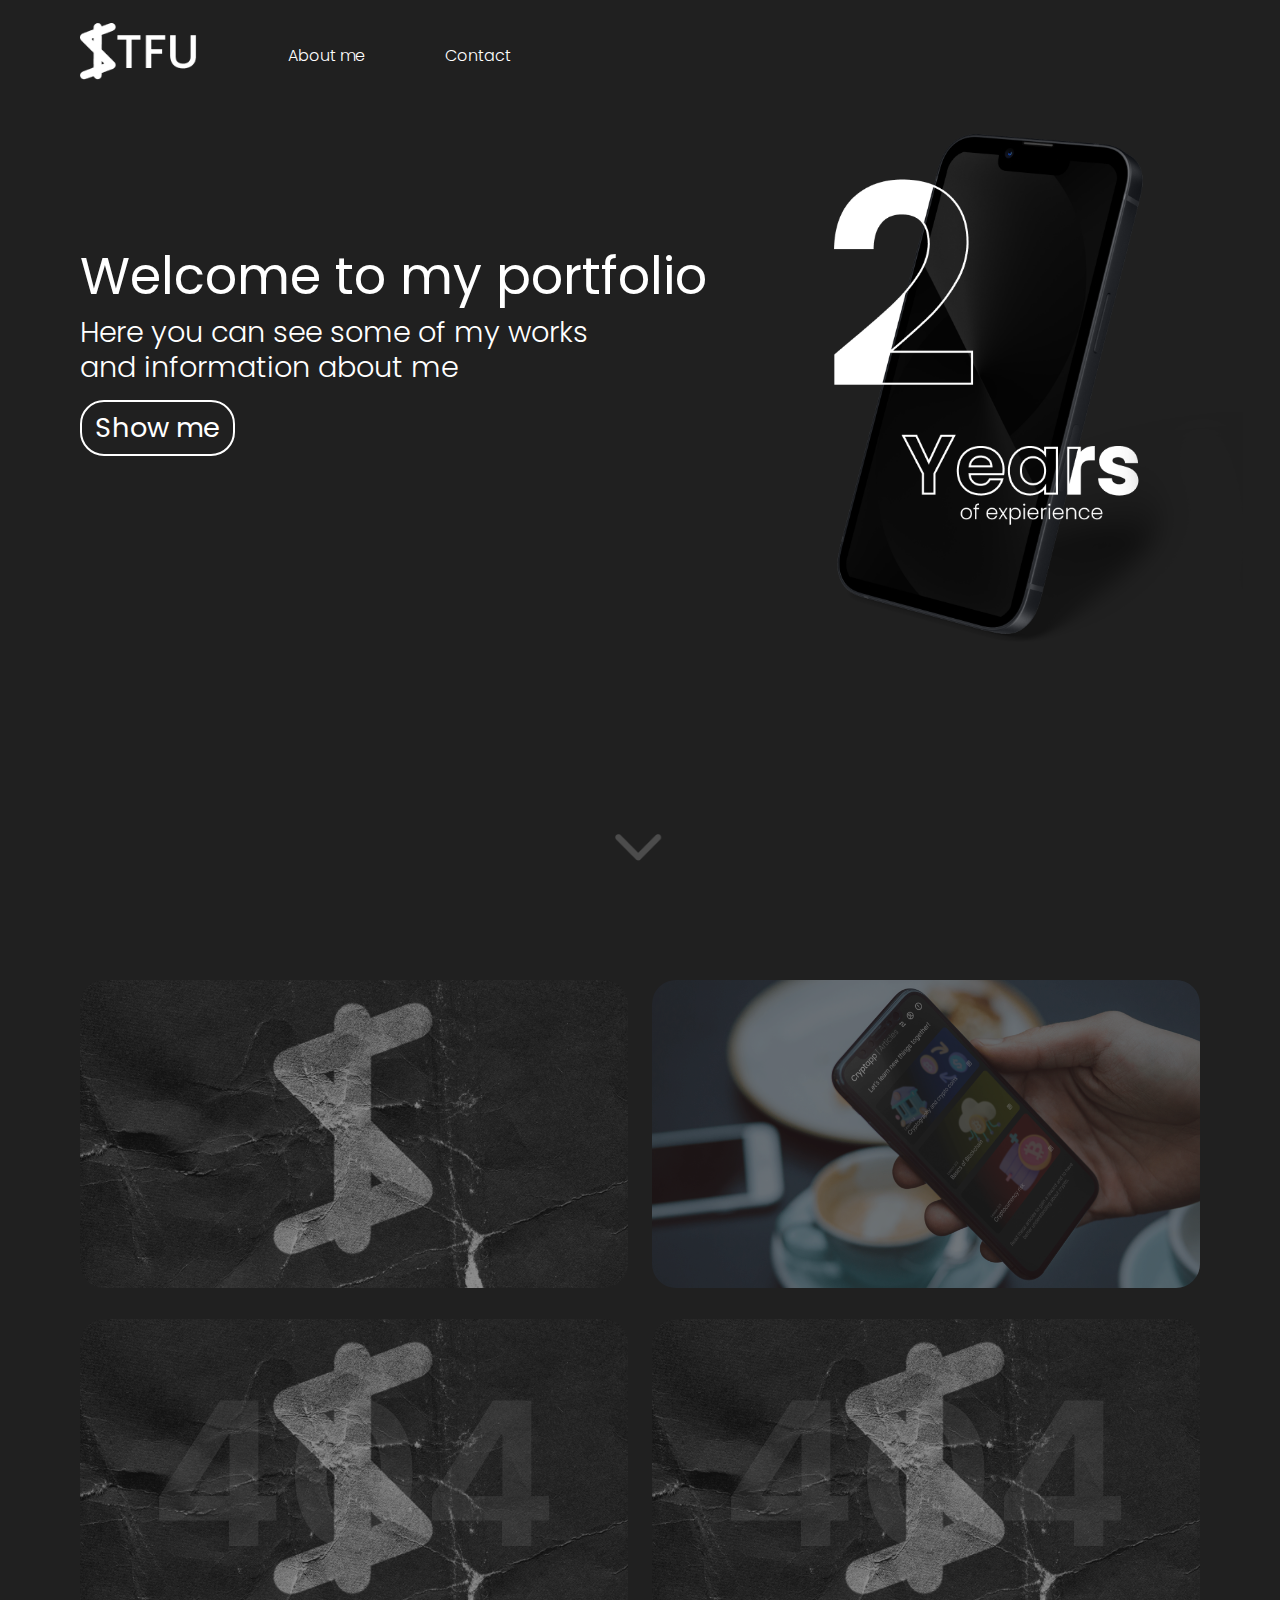
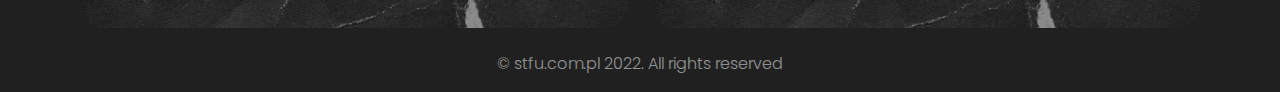
<file: index.html>
<!DOCTYPE html>
<html lang="en">
<head>
    <meta charset="UTF-8">
    <meta http-equiv="X-UA-Compatible" content="IE=edge">
        <meta name="viewport" content="width=device-width, initial-scale=1.0, maximum-scale=1.0, user-scalable=no" />
    <link rel="stylesheet" href="style.css">
    <link rel="icon" type="image/x-icon" href="/assets/images/favicon.png">
    <!-- Global site tag (gtag.js) - Google Analytics -->
<script async src="https://www.googletagmanager.com/gtag/js?id=G-L92PQEVZYT"></script>
<script>
  window.dataLayer = window.dataLayer || [];
  function gtag(){dataLayer.push(arguments);}
  gtag('js', new Date());

  gtag('config', 'G-L92PQEVZYT');
</script>
    <title>Portfolio</title>
</head>
<body>
    <main>
        <div class="header">
            <a href="index.html">
                <img id="logo" src="/assets/images/Frame 2.png" alt="STFU">
            </a>
            <div class="nav">
                <a href="about.html" class="nav-link">About me</a>
                <a href="contact.html" class="nav-link">Contact</a>
            </div>
        </div>
        <div class="main-section">
            <div class="main-left">
                <h1 id="welcome">Welcome to my portfolio</h1>
                <h2>Here you can see some of my works<br>
                    and information about me</h2>
                    <a id="showme-btn" href="#works">Show me</a>
                </div>
                <div class="main-right">
                    <img id="phone" src="/assets/images/Midlight.png" alt="STFU">
                </div>
            </div>
            <img id="arrow" src="/assets/images/arrowdown.png" alt="STFU">
        </main>
        <div id="works">
            <a href="work1.html" class="work">
                <img src="/assets/images/paper.png" alt="STFU">
            </a>        
            <a href="work2.html" class="work">
                <img src="/assets/images/preview2.png" alt="STFU">
            </a>
            <a href="work3.html" class="work">
                <img src="/assets/images/paper404.png" alt="STFU">
            </a>
            <a href="work4.html" class="work">
                <img src="/assets/images/paper404.png" alt="STFU">
            </a>
        </div>
    <div class="footer">
        <p>© stfu.com.pl 2022. All rights reserved</p>
    </div>
</body>
</html>
</file>
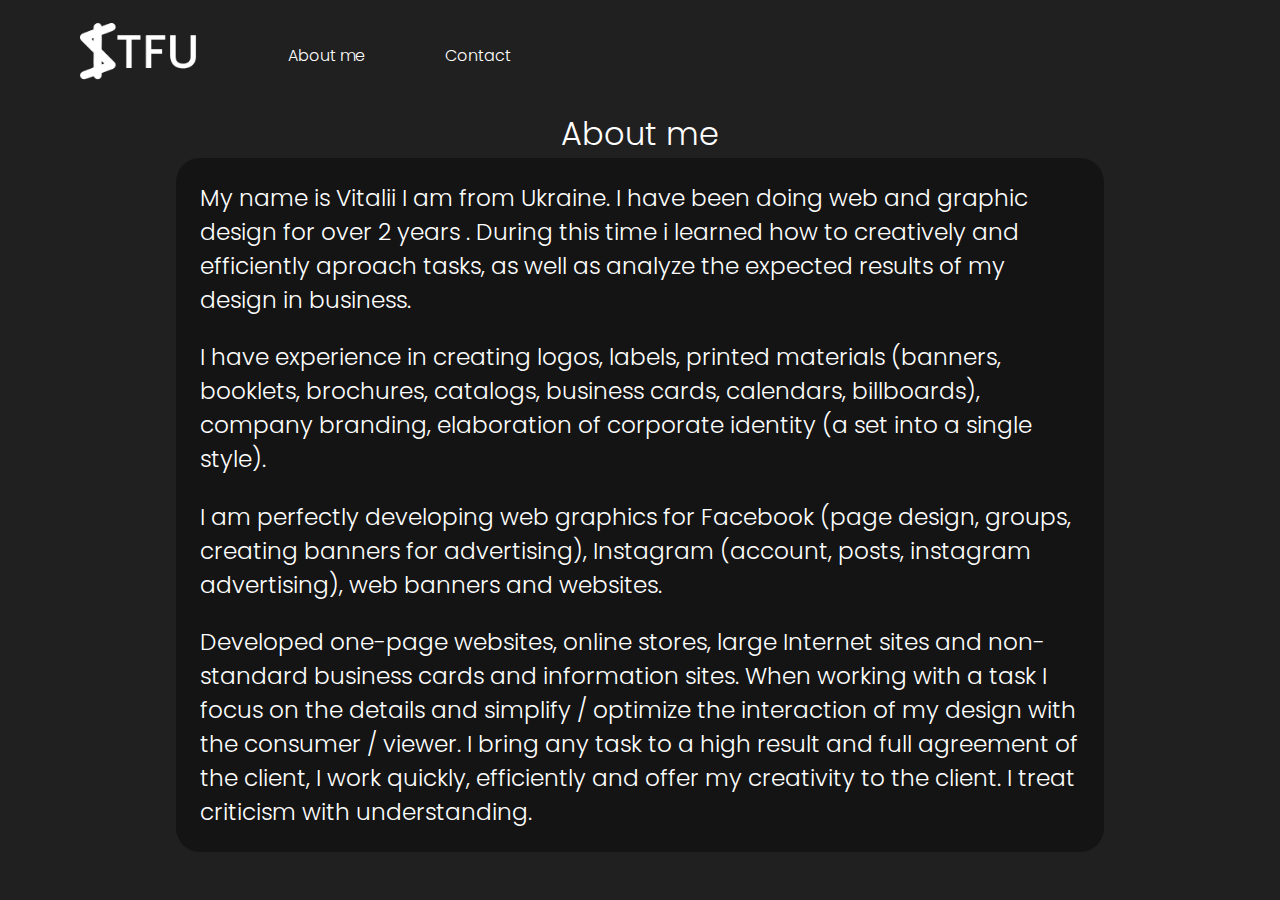
<file: about.html>
<!DOCTYPE html>
<html lang="en">
<head>
    <!-- Global site tag (gtag.js) - Google Analytics -->
<script async src="https://www.googletagmanager.com/gtag/js?id=G-L92PQEVZYT"></script>
<script>
  window.dataLayer = window.dataLayer || [];
  function gtag(){dataLayer.push(arguments);}
  gtag('js', new Date());

  gtag('config', 'G-L92PQEVZYT');
</script>
    <meta charset="UTF-8">
    <meta http-equiv="X-UA-Compatible" content="IE=edge">
    <meta name="viewport" content="width=device-width, initial-scale=1.0">
    <link rel="stylesheet" href="style.css">
    <link rel="icon" type="image/x-icon" href="/assets/images/favicon.png">
    <title>About me</title>
</head>
<body>
    <div class="about-main" >
        <div class="header">
            <a href="index.html">
                <img id="logo" src="/assets/images/Frame 2.png" alt="STFU">
            </a>
            <div class="nav">
                <a href="" class="nav-link">About me</a>
                <a href="contact.html" class="nav-link">Contact</a>
            </div>
        </div>
        <h1 class="naglowek">About me</h1>
        <div class="about">
            <p class="about-text">My name is Vitalii
                I am from Ukraine. I have been doing web and graphic design for over 2 years . During this time i learned how to creatively and efficiently aproach tasks, as well as analyze the expected results of my design in business. </p>
            <p class="about-text" >I have experience in creating logos, labels, printed materials (banners, booklets, brochures, catalogs, business cards, calendars, billboards), company branding, elaboration of corporate identity (a set into a single style). </p>
            <p class="about-text" >I am perfectly developing web graphics for Facebook (page design, groups, creating banners for advertising), Instagram (account, posts, instagram advertising), web banners and websites.</p>
            <p class="about-text" > Developed one-page websites, online stores, large Internet sites and non-standard business cards and information sites. When working with a task I focus on the details and simplify / optimize the interaction of my design with the consumer / viewer. I bring any task to a high result and full agreement of the client, I work quickly, efficiently and offer my creativity to the client. I treat criticism with understanding.</p>
        </div>
    </div>
</body>
</html>
</file>
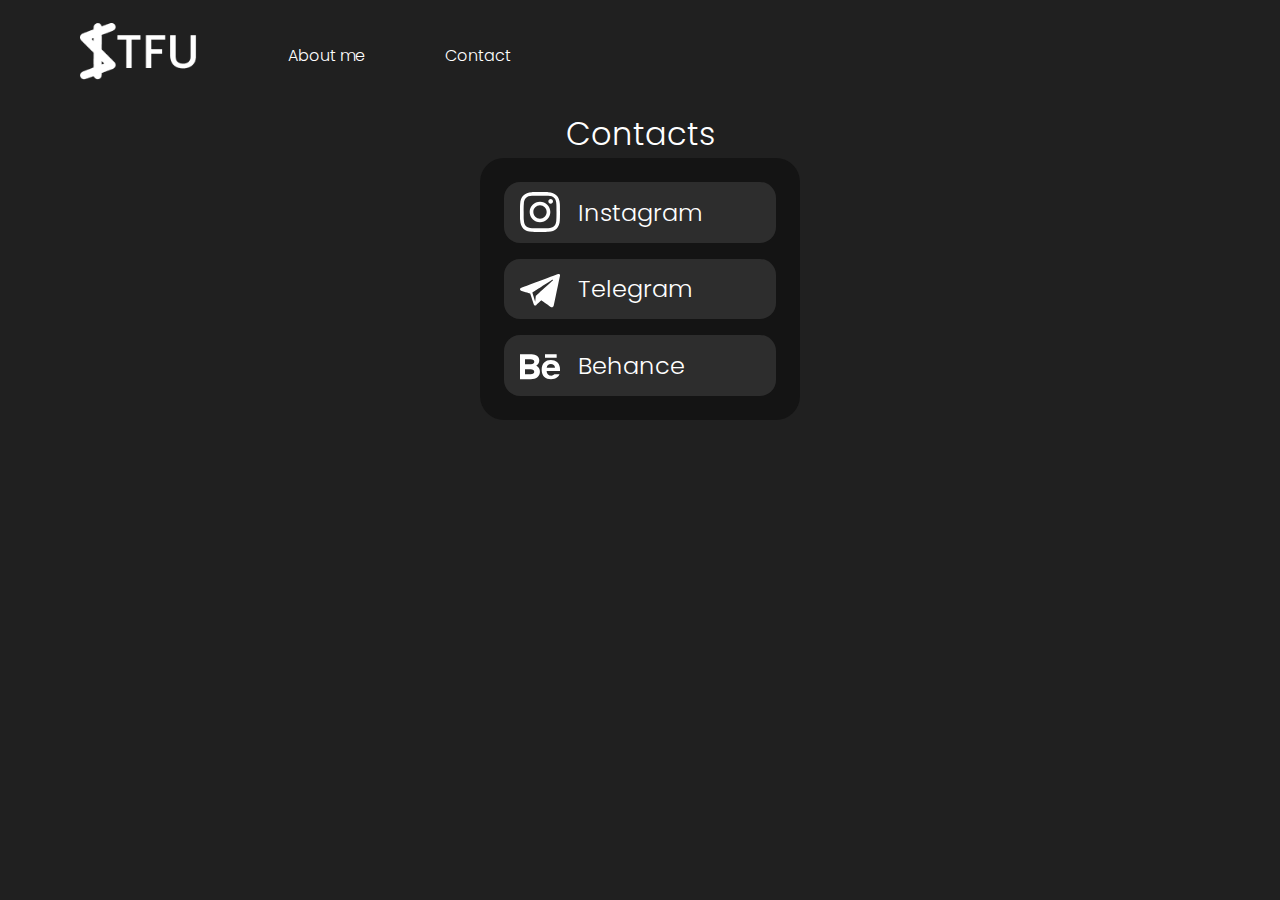
<file: contact.html>
<!DOCTYPE html>
<html lang="en">
<head>
    <!-- Global site tag (gtag.js) - Google Analytics -->
<script async src="https://www.googletagmanager.com/gtag/js?id=G-L92PQEVZYT"></script>
<script>
  window.dataLayer = window.dataLayer || [];
  function gtag(){dataLayer.push(arguments);}
  gtag('js', new Date());

  gtag('config', 'G-L92PQEVZYT');
</script>
    <meta charset="UTF-8">
    <meta http-equiv="X-UA-Compatible" content="IE=edge">
    <meta name="viewport" content="width=device-width, initial-scale=1.0">
    <link rel="stylesheet" href="style.css">
    <link rel="icon" type="image/x-icon" href="/assets/images/favicon.png">
    <title>Portfolio</title>
</head>
<body>
    <main>
        <div class="header">
            <a href="index.html">
                <img id="logo" src="/assets/images/Frame 2.png" alt="STFU">
            </a>
            <div class="nav">
                <a href="about.html" class="nav-link">About me</a>
                <a href="" class="nav-link">Contact</a>
            </div>
        </div>
<h1 class="naglowek">Contacts</h1>
<div class="socials">
    <a href="https://www.instagram.com/kill.me.vetal"><div class="social-btn">
        <img src="/assets/images/instagram.svg" class="social-icon">
        <p class="social-text">Instagram</p>
    </div></a>
    <a href="https://www.t.me/k4vve"><div class="social-btn">
        <img src="/assets/images/Telegram.svg" class="social-icon">
        <p class="social-text">Telegram</p>
    </div></a>
    
    <a href="https://www.behance.net/kavve_"><div class="social-btn">
        <img src="/assets/images/behance.svg" class="social-icon">
        <p class="social-text">Behance</p>
    </div></a>
</div>

</main>
</body>
</html>
</file>
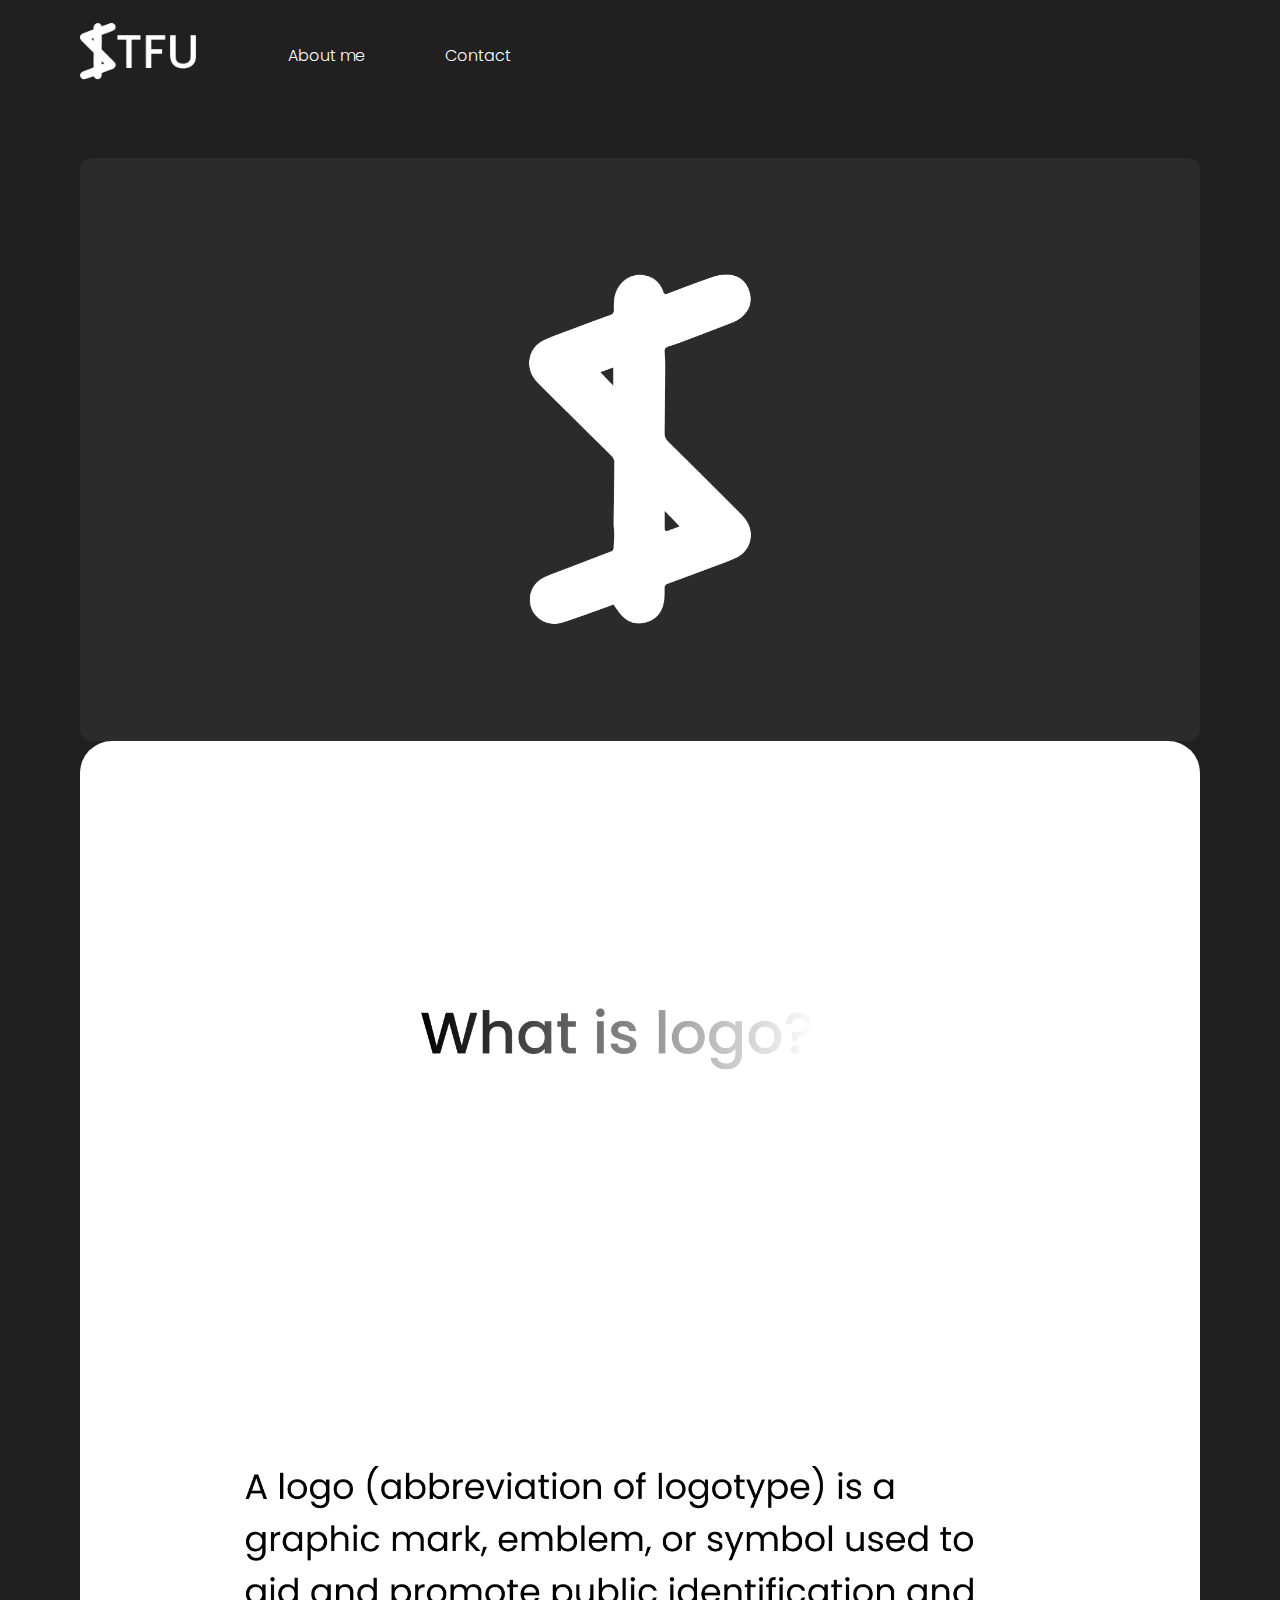
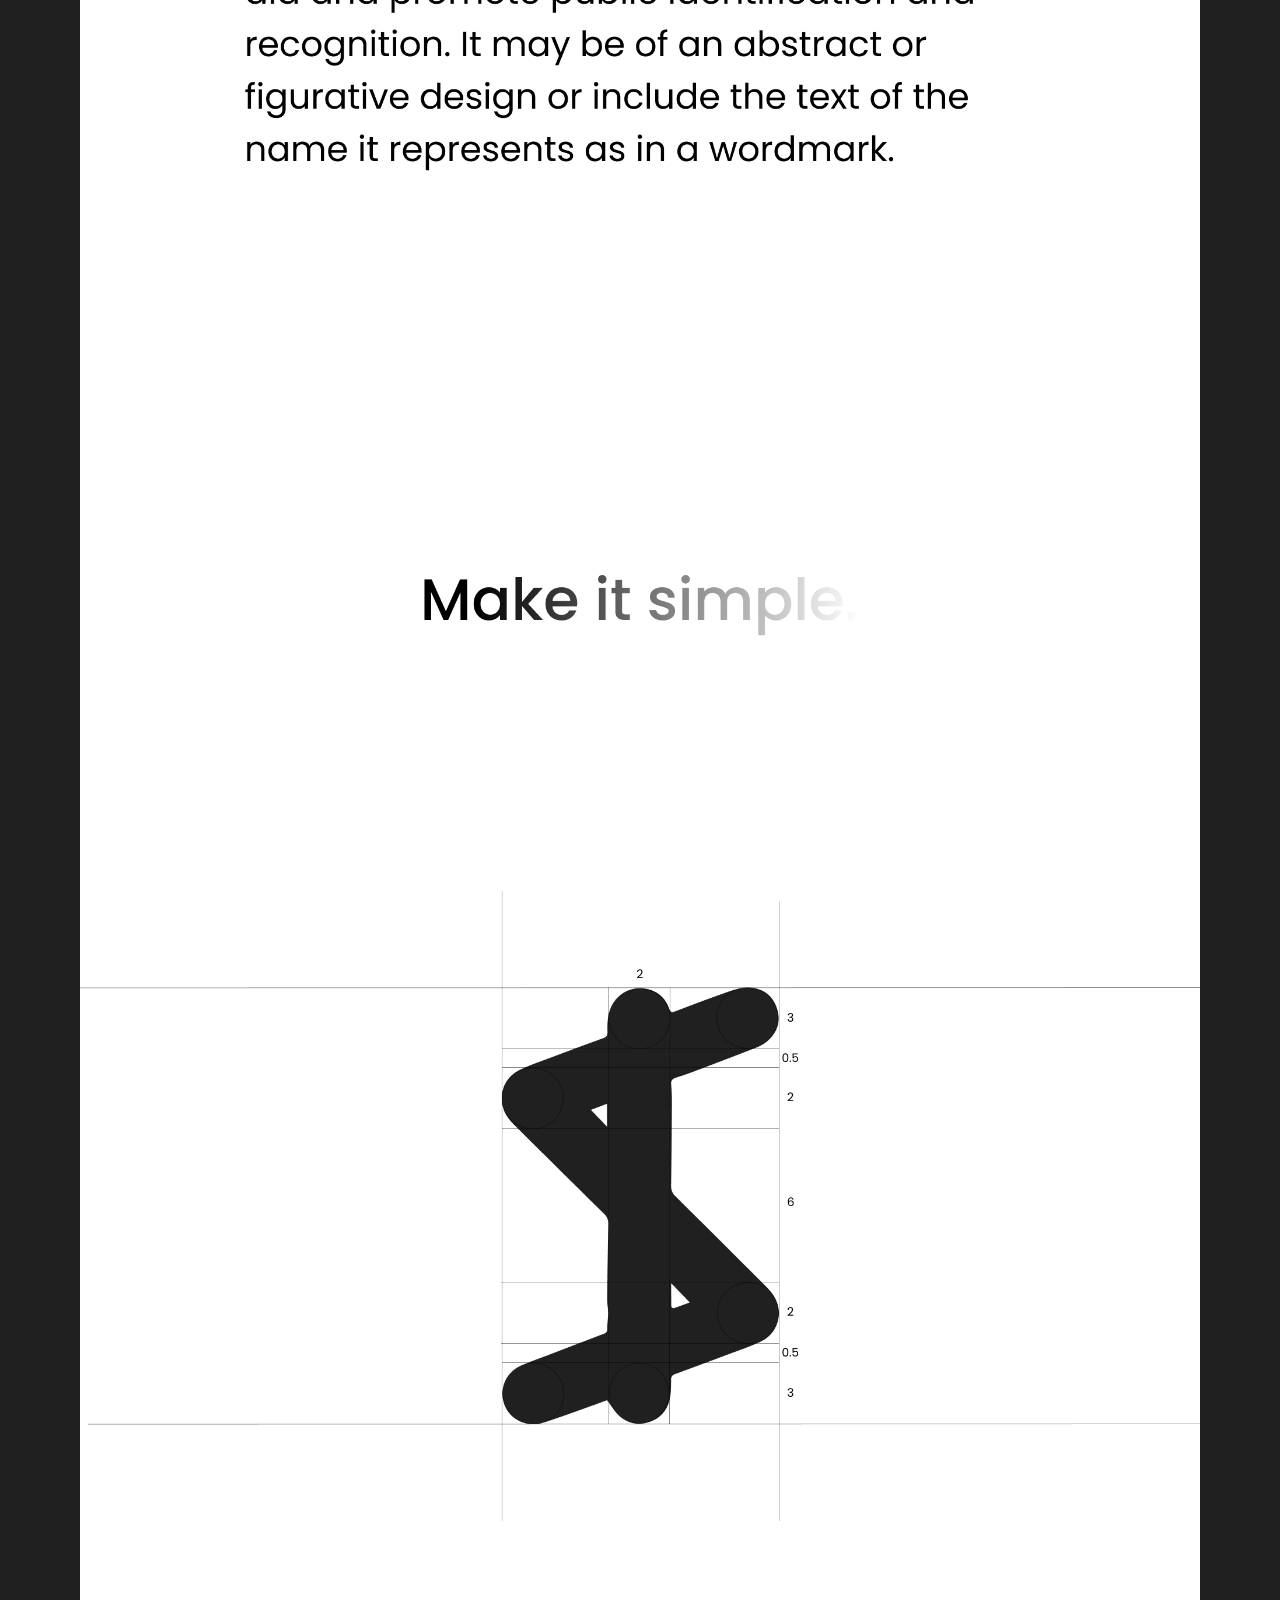
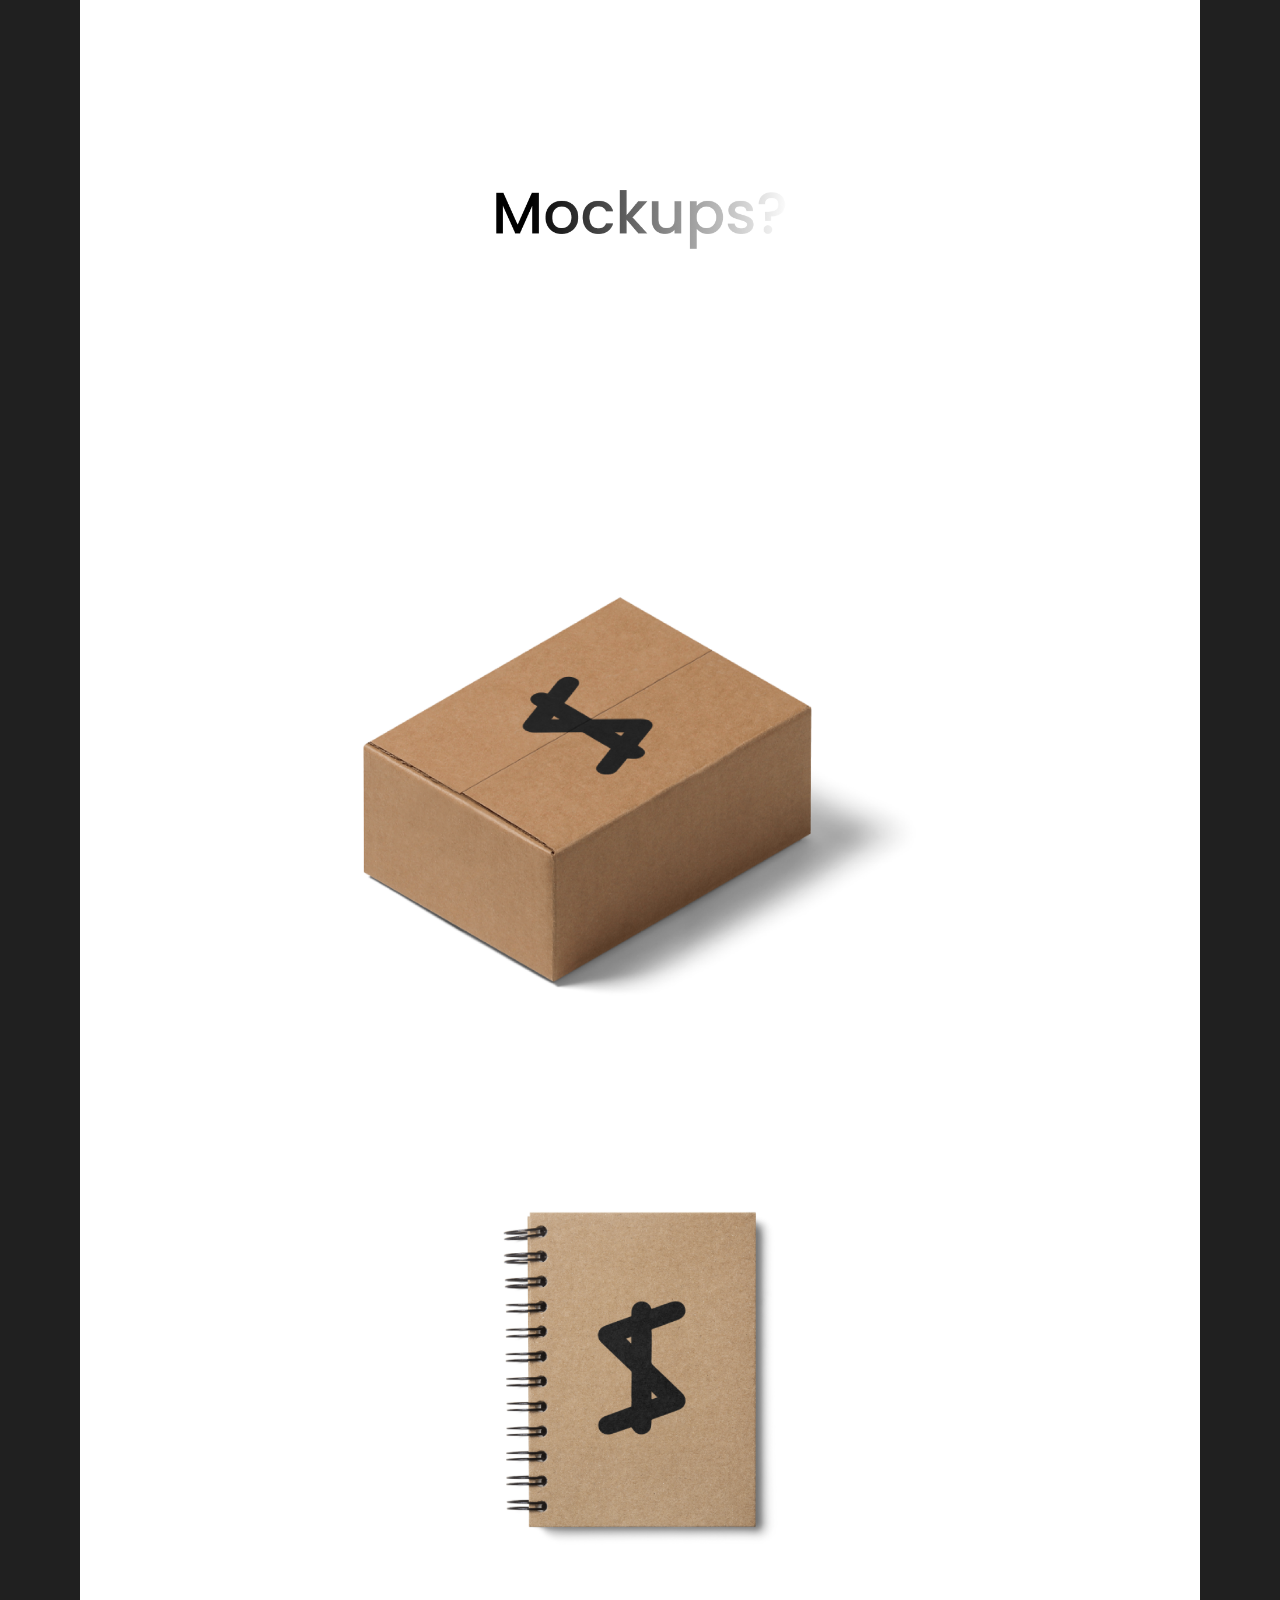
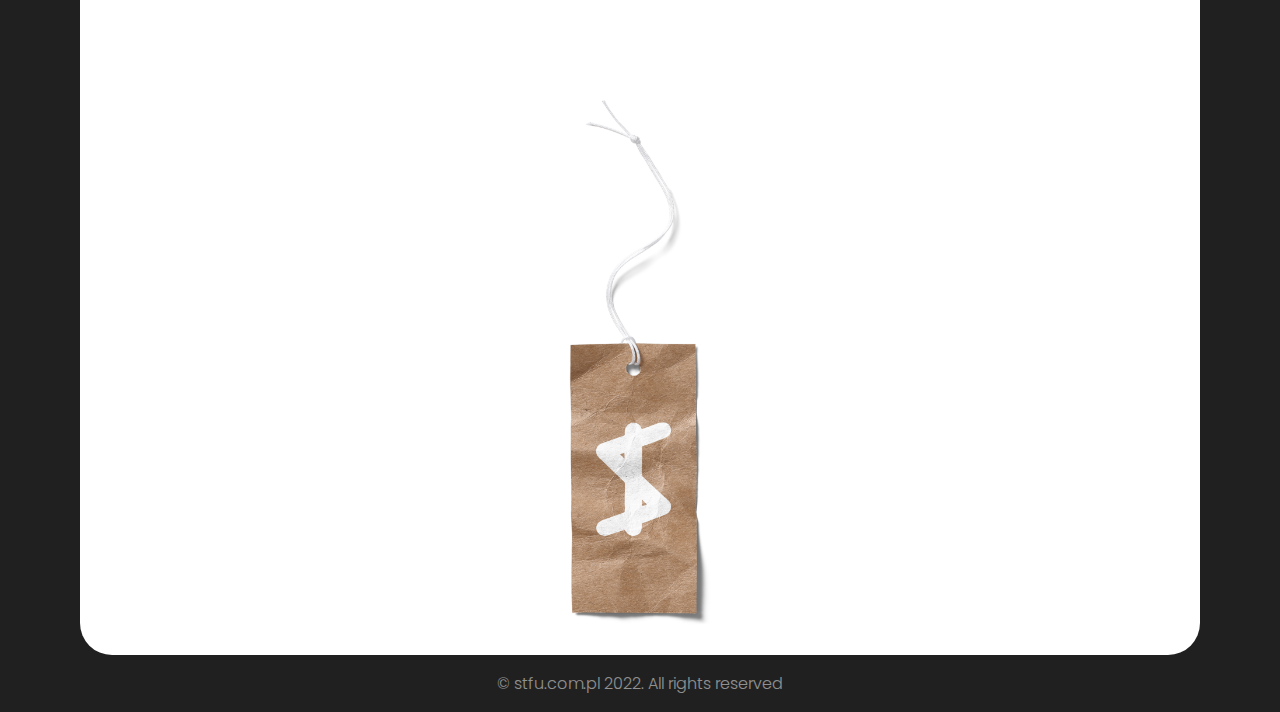
<file: work1.html>
<!DOCTYPE html>
<html lang="en">
<head>
    <!-- Global site tag (gtag.js) - Google Analytics -->
<script async src="https://www.googletagmanager.com/gtag/js?id=G-L92PQEVZYT"></script>
<script>
  window.dataLayer = window.dataLayer || [];
  function gtag(){dataLayer.push(arguments);}
  gtag('js', new Date());

  gtag('config', 'G-L92PQEVZYT');
</script>
    <meta charset="UTF-8">
    <meta http-equiv="X-UA-Compatible" content="IE=edge">
    <meta name="viewport" content="width=device-width, initial-scale=1.0">
    <link rel="stylesheet" href="style.css">
    <link rel="icon" type="image/x-icon" href="/assets/images/favicon.png">
    <title>Portfolio</title>
</head>
<body>
    <main>
        <div class="header">
            <a href="index.html">
                <img id="logo" src="/assets/images/Frame 2.png" alt="STFU">
            </a>
            <div class="nav">
                <a href="about.html" class="nav-link">About me</a>
                <a href="contact.html" class="nav-link">Contact</a>
            </div>
        </div>
<img id="logo1" src="assets/images/Frame 1.png" alt="">
<img id="what1" src="/assets/images/what is logo.png" alt="">
<img id="logo2" src="/assets/images/3.png" alt="">
<img  id="logo3" src="/assets/images/4.png" alt="">
<img  id="logo3" src="/assets/images/lini.png" alt="">
<img  id="logo4" src="/assets/images/mockups.png" alt="">
<img  id="logo5" src="/assets/images/box.png" alt="">
<img  id="logo6" src="/assets/images/note.png" alt="">
<img  id="logo7" src="/assets/images/chujn.png" alt="">
<div class="footer">
    <p>© stfu.com.pl 2022. All rights reserved</p>
</main> 
</body>
</html>
</file>
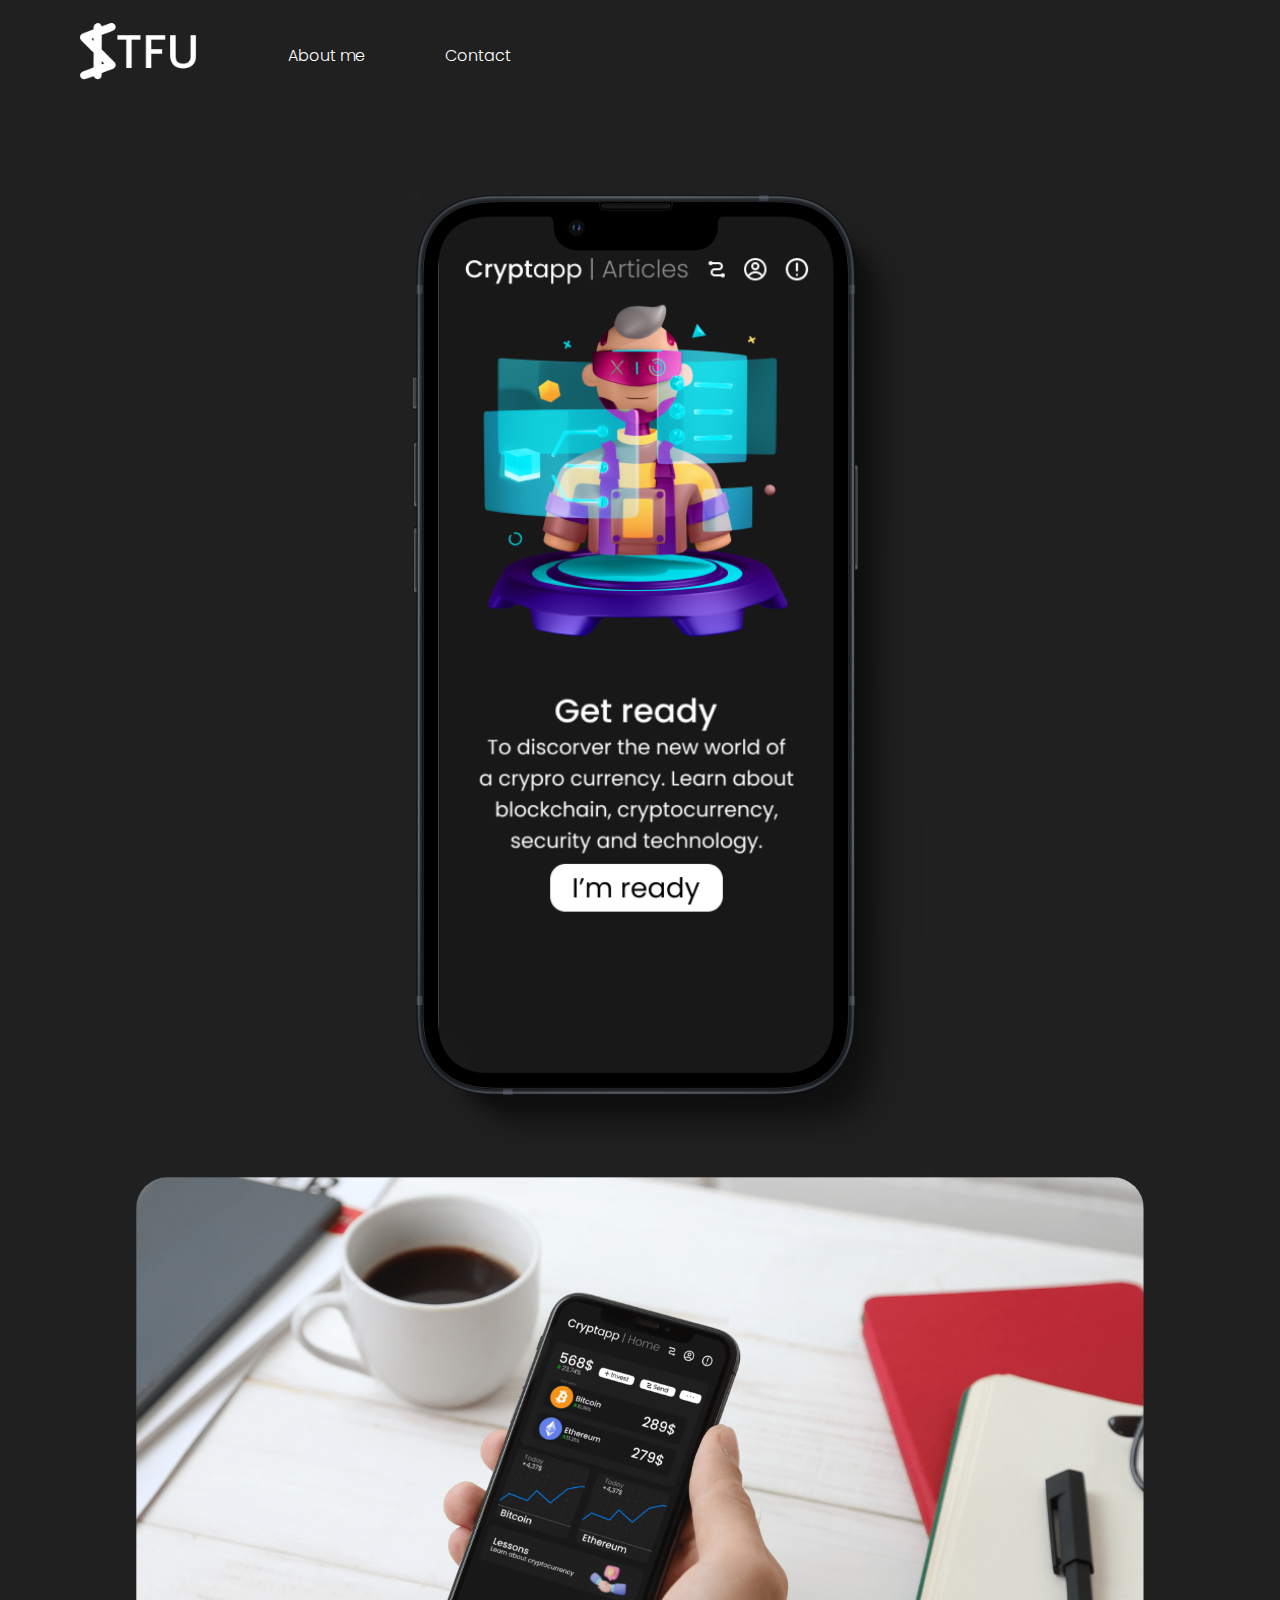
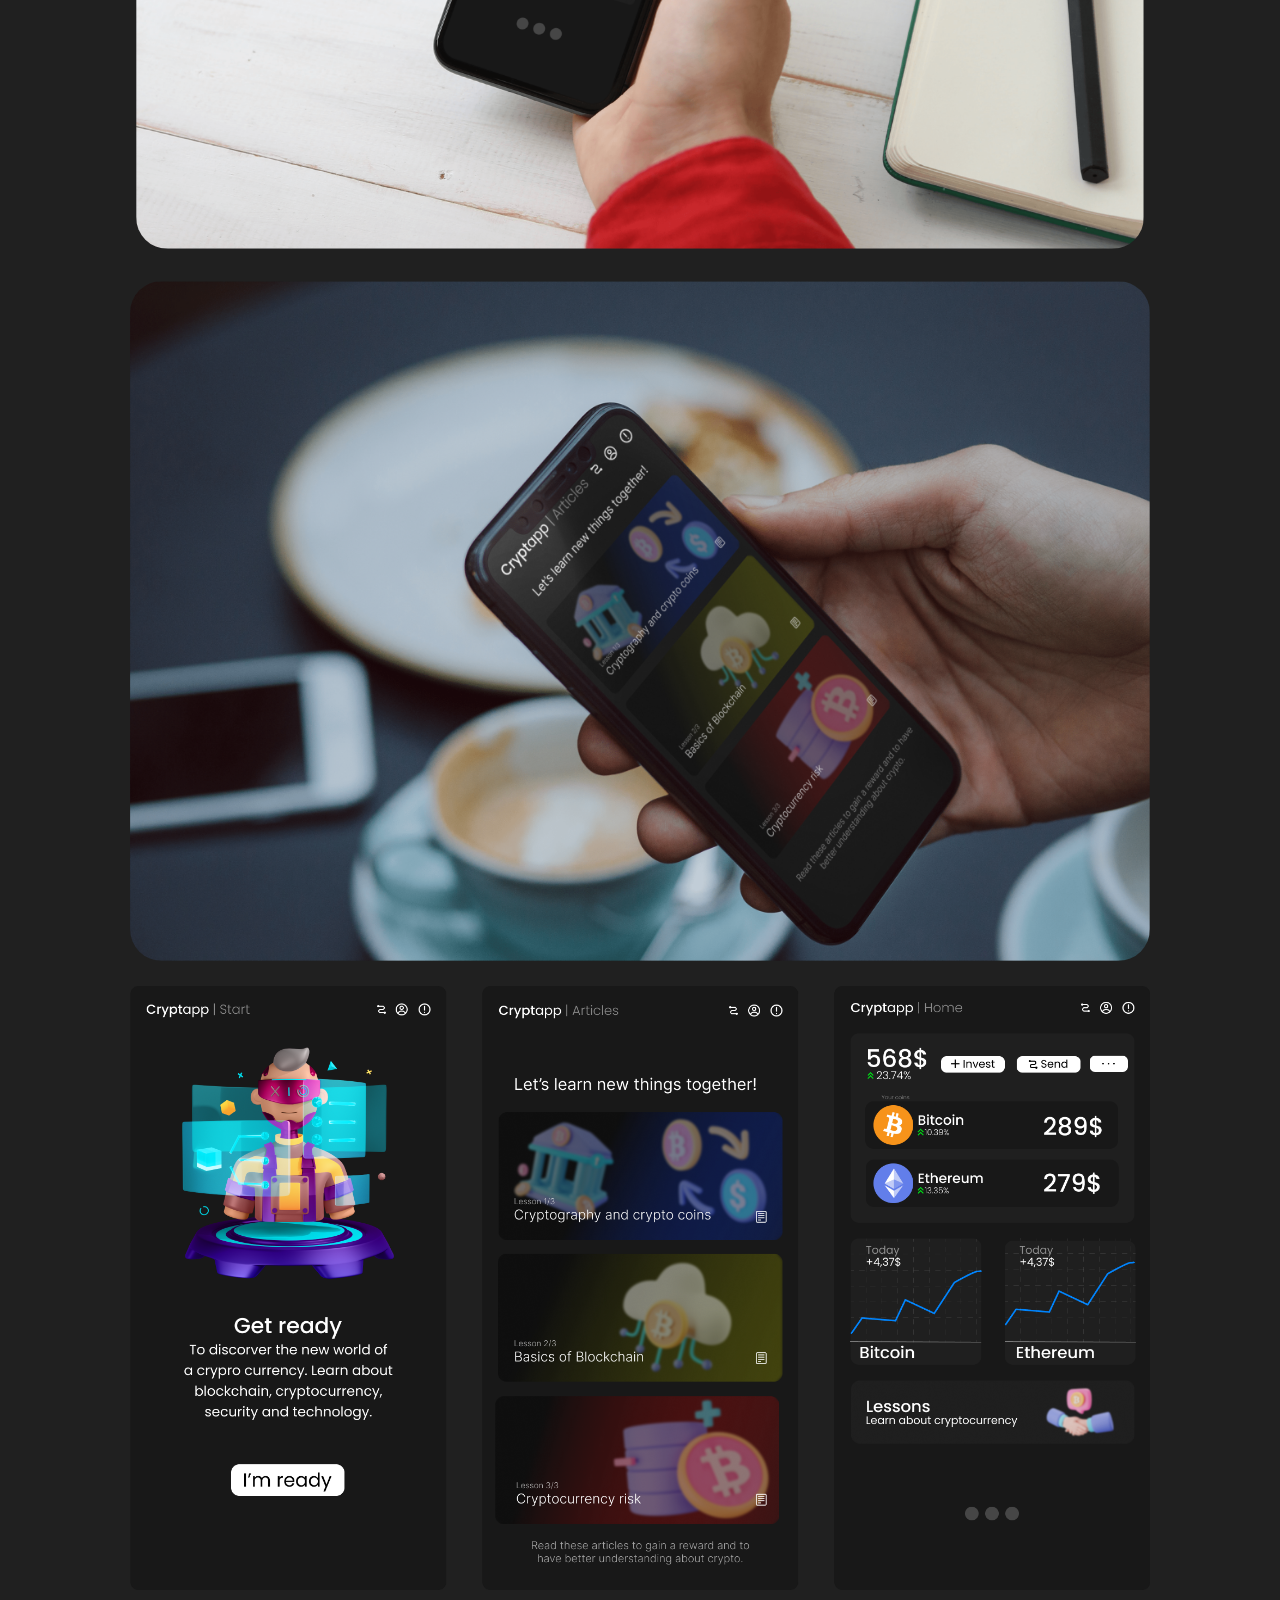
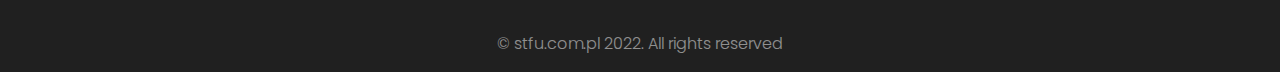
<file: work2.html>
<!DOCTYPE html>
<html lang="en">
<head>
    <meta charset="UTF-8">
    <meta http-equiv="X-UA-Compatible" content="IE=edge">
    <meta name="viewport" content="width=device-width, initial-scale=1.0">
    <link rel="stylesheet" href="style.css">
    <link rel="icon" type="image/x-icon" href="/assets/images/favicon.png">
    <title>Portfolio</title>
</head>
<body>
    <main>
        <div class="header">
            <a href="index.html">
                <img id="logo" src="/assets/images/Frame 2.png" alt="STFU">
            </a>
            <div class="nav">
                <a href="about.html" class="nav-link">About me</a>
                <a href="contact.html" class="nav-link">Contact</a>
            </div>
        </div>
<img id="iphone13" src="/assets/images/iPhone 13 Mockup.png" alt="">
<img id="iphone11" src="/assets/images/Iphone 11 Screen.png" alt="">
<img id="ihponex" src="/assets/images/iPhone X Mockup.png" alt="">
<img id="frame5" src="/assets/images/Frame5.png" alt="">
<div class="footer">
    <p>© stfu.com.pl 2022. All rights reserved</p>
</div>
</main>
</body>
</html>
</file>
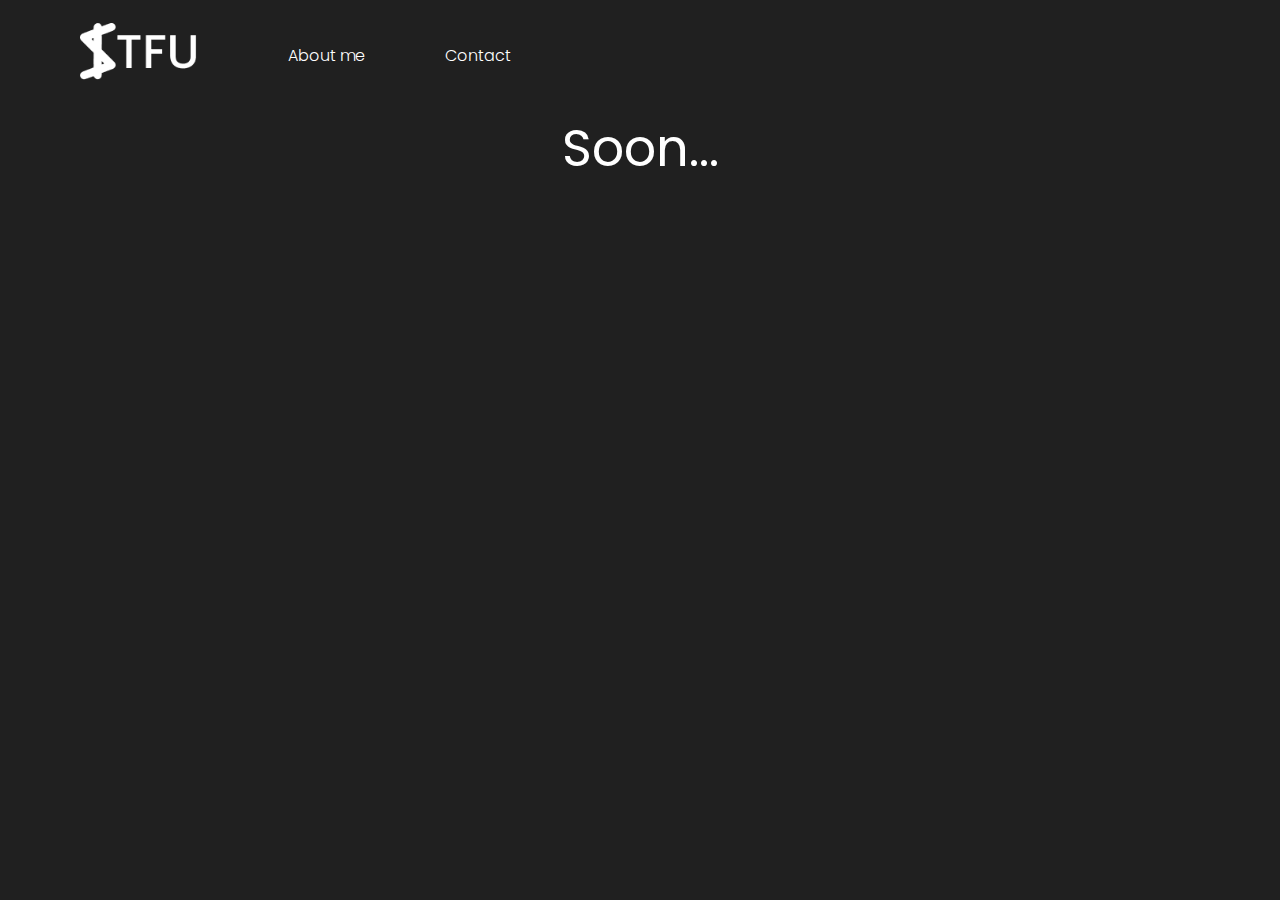
<file: work3.html>
<!DOCTYPE html>
<html lang="en">
<head>
    <meta charset="UTF-8">
    <meta http-equiv="X-UA-Compatible" content="IE=edge">
    <meta name="viewport" content="width=device-width, initial-scale=1.0">
    <link rel="stylesheet" href="style.css">
    <link rel="icon" type="image/x-icon" href="/assets/images/favicon.png">
    <title>Portfolio</title>
</head>
<body>
    <main>
        <div class="header">
            <a href="index.html">
                <img id="logo" src="/assets/images/Frame 2.png" alt="STFU">
            </a>
            <div class="nav">
                <a href="about.html" class="nav-link">About me</a>
                <a href="contact.html" class="nav-link">Contact</a>
            </div>
        </div>
        <h1>Soon...</h1>
</main>
    
</body>
</html>
</file>
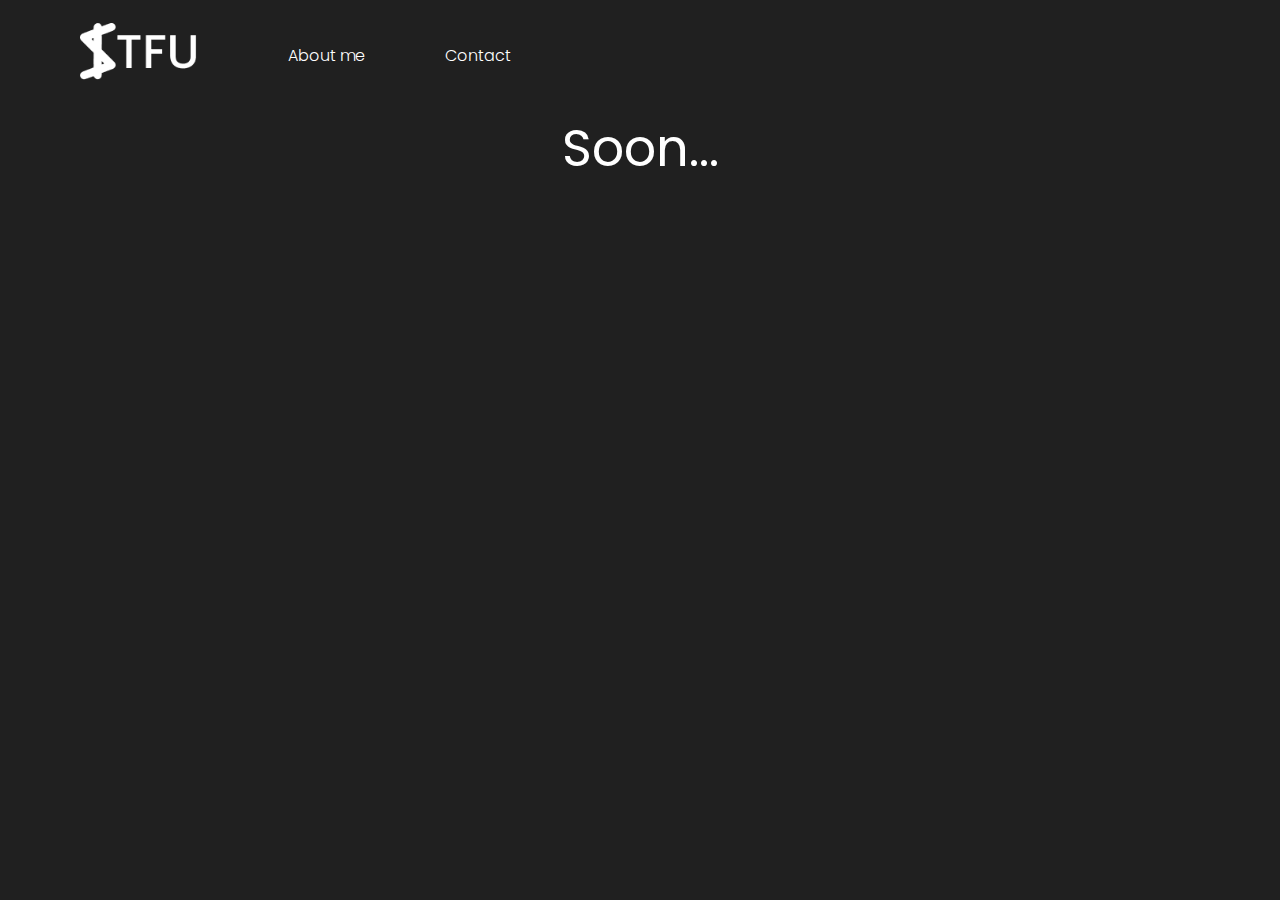
<file: work4.html>
<!DOCTYPE html>
<html lang="en">
<head>
    <meta charset="UTF-8">
    <meta http-equiv="X-UA-Compatible" content="IE=edge">
    <meta name="viewport" content="width=device-width, initial-scale=1.0">
    <link rel="stylesheet" href="style.css">
    <link rel="icon" type="image/x-icon" href="/assets/images/favicon.png">
    <title>Portfolio</title>
</head>
<body>
    <main>
        <div class="header">
            <a href="index.html">
                <img id="logo" src="/assets/images/Frame 2.png" alt="STFU">
            </a>
            <div class="nav">
                <a href="about.html" class="nav-link">About me</a>
                <a href="contact.html" class="nav-link">Contact</a>
            </div>
        </div>
        <h1>Soon...</h1>
</main>
</body>
</html>
</file>
<file: style.css>
@import url('https://fonts.googleapis.com/css2?family=Poppins:wght@100;300;400;700&display=swap');

        html, body {
            box-sizing: border-box;
            width: 100%;
            margin: 0;
            scroll-behavior: smooth;
            /* font-size: 1vw; */
        }

        body {
            background-color: #202020;
            padding: 0 5rem;
            font-family: "Poppins";
            display: flex;
            flex-direction: column;
            color: white;
        }

        main {
            height: 100vh;
            padding: 0;
            display: flex;
            flex-direction: column;
            align-items: center;
        }

        h1 {
            font-weight: 400;
            font-size: 3.2rem;
            margin: 0;
        }

        h2 {
            font-weight: 300;
            font-size: 1.8rem;
            line-height: 1.2;
            margin: 0;
        }

        .header {
            margin: 1rem 0;
            width: 100%;
            display: flex;
            flex-direction: row;
            justify-content: flex-start;
            align-items: center;
            gap: 5rem;
        }

        #logo {
            width: 8rem;
            transition: 0.3s;
        }
        #logo:hover {
            opacity: 50%;
        }

        .nav {
            width: 30%;
            display: flex;
            flex-direction: row;
            gap: 5rem;
        }

        .nav-link {
            color: white;
            text-decoration: none;
            font-size: 1rem;
            font-weight: 300;
            transition: 0.3s;
        }

        .nav-link:hover {
            opacity: 50%;
        }

        .about-main {
            height: 100%    ;
            padding: 0;
            display: flex;
            flex-direction: column;
            align-items: center;
            width: auto2;
        }

        .main-section {
            width: 100%;
            display: flex;
            flex-direction: row;
        }

        .main-left {
            flex: 2;
            display: flex;
            flex-direction: column;
        }

        #welcome {
            margin-top: 8rem;
        }

        #showme-btn {
            text-decoration: none;
            color: white;
            border: solid 0.15rem white;
            border-radius: 1.5rem;
            width: fit-content;
            padding: 0.3rem 0.8rem;
            font-size: 1.7rem;
            margin-top: 1rem;
            transition: 0.2s;
        }

        #showme-btn:hover {
            color: #202020;
            background: white;
            border-radius: 0.5rem;
        }

        .main-right {
            flex: 1;
        }

        #phone {
            width: clamp(26rem, 70%, 50rem);
            overflow: hidden;
            
            
        }

        #arrow {
            width: 4rem;
            margin-top: auto;
            margin-bottom: 2rem;
        }

        #works {
            margin-top: 5rem;
            display: grid;
            grid-template-columns: repeat(2, 1fr);
            grid-template-rows: repeat(2, 1fr);
            grid-column-gap: 1.5rem;
            grid-row-gap: 1.5rem;
            text-align: center;
            scroll-margin: 2rem;
        }

        .work,
        .work > * {
            width: 100%;
            border-radius: 1.5rem;
            opacity: 70%;
            transition: all 0.5s;
            object-fit: contain;
        }

        .work:hover,
        .work > * :hover {
            opacity: 100%;
            border-radius: 1rem;
            filter: blur(2px);
        }

        .work-text {
            position: relative;
            bottom: 4rem;
            margin: 0;
        }

        .footer {
            width: 100%;
            display: flex;
            justify-content: center;
            align-items: center;
            opacity: 50%;
            font-weight: 300;
        }

        .about {
            background: rgb(20, 20, 20);
            min-height: 1rem;
            min-width: 1rem;
            max-width: 55rem;
            border-radius: 1.5rem;
            padding: 0 1.5rem;
            margin: 0;
            /* overflow: hidden; */
        }

        .about-text {
            font-size: 1.45rem;
            font-weight: 300;
        }

        .naglowek {
            font-size: 2rem;
            font-weight: 300;
        }

        #iphone11 {
            width: 90%;
            border-radius: 2rem;
        }

        #iphone13 {
            padding-top: 5rem;
        }

        #ihponex {
            width: 91%;
            margin-top: 2rem;
            border-radius: 2rem;
        }

        #frame5 {
            width:96%;
        }

        #what1 {
            width: 100%;
            border-top-right-radius: 2rem;
            border-top-left-radius: 2rem;
        }

        #logo1 {
            width: 100%;
            padding-top: 3rem;
            
        }

        #logo2 {
            width: 100%;
        }
        #logo3 {
            width: 100%;
        }
        #logo4 {
            width: 100%;
        }
        #logo5 {
            width: 100%;
        }
        #logo6 {
            width: 100%;
        }
        #logo7 {
            width: 100%;
            border-bottom-left-radius: 2rem;
            border-bottom-right-radius: 2rem;
        }


        .socials {
            background: rgb(20, 20, 20);
            min-height: 1rem;
            max-width: 70rem;
            border-radius: 1.5rem;
            padding: 1.5rem;
            overflow: hidden;
            display: flex;
            flex-direction: column;
            align-items: center;
            justify-content: center;
            gap: 1rem;
        }

        a, a:hover, a:active, a:link {
            text-decoration: none;
        }

        .social-btn {
            background-color: #2d2d2d;
            width: 15rem;
            display: flex;
            align-items: center;
            gap: 0.4rem;
            padding: 0.1rem 1rem;
            color: white;
            border-radius: 1rem;
            text-decoration: none;
            transition: 0.3s;
        }
        .social-btn:hover {
            opacity: 70%;
            background-color: #2d2d2d;
            width: 15rem;
            display: flex;
            align-items: center;
            gap: 0.4rem;
            padding: 0.1rem 1rem;
            color: white;
            border-radius: 1rem;
            text-decoration: none;
        }

        .social-icon {
            width: 2.5rem;
            height: 2.5rem;
        }

        .social-text {
            text-decoration: none;
            font-size: 1.5rem;
            margin: 0.7rem;
            font-weight: 300;
        }

        @media(max-width: 1199px) {
            body {
                padding: 0 2rem;
                height: 100%;
                margin: 0;
                overflow-x: hidden;
            }

            .about {
                background: rgb(20, 20, 20);
                min-height: 1rem;
                min-width: 1rem;
                max-width: 16rem;
                border-radius: 1.5rem;
                padding: 0 1.5rem;
                margin: 0;
            }
            .about-text {
                font-size: medium;
            }

            #logo {
                width: 7rem;
                
            }
            #iphone13 {
                width: 68%;
            }

            #showme-btn {
                visibility: hidden;
            }
            #arrow {
                visibility: hidden;
            }

            .naglowek {
                margin-top: 2rem;
            }

            .socials {
                justify-self: center;
            }

            #phone {
                margin-top: 3rem;
                width: clamp(20rem, 60%, 50rem);
            }

            .nav-link {
                font-size: 1rem;
            }

            .header{
                flex-direction: column;
                gap: 2rem;
            }
            .nav{
                justify-content: center;
                width: 100%;
            }
            .about {
                width: 90vh;
            }
            #what1 {
                width: 100%;
                border-top-right-radius: 0.7rem;
                border-top-left-radius: 0.7rem;
            }
        
            #logo1 {
                width: 100%;
                padding-top: 3rem;
                
            }
        
            #logo2 {
                width: 100%;
            }
            #logo3 {
                width: 100%;
            }
            #logo4 {
                width: 100%;
            }
            #logo5 {
                width: 100%;
            }
            #logo6 {
                width: 100%;
            }
            #logo7 {
                width: 100%;
                border-bottom-left-radius: 0.7rem;
                border-bottom-right-radius: 0.7rem;
            }

            h1{
                font-size: 1.6rem;
            }
            h2 {
                font-size: 1rem;
            }
            #showme-btn {
                font-size: 1rem;
            }
            #phone {
                width: clamp(15rem, 55%, 50rem);
            }
            #iphone11{
                border-radius: 0.7rem;
            }
            #ihponex {
                border-radius: 0.7rem;
            }
            main {
                width: 100%;
                height: auto;
            }
            .main-right {
                width: fit-content;
                flex: 1;
            }
            .main-left {
                flex: 1;
            }
            #frame5 {
                margin-top: 1.4rem;
            }
            .work,
            .work > * {
                width: 100%;
                border-radius: 1.5rem;
                opacity: 80%;
                transition: all 0.5s;
                object-fit: contain;
            }

            .work:hover,
            .work > * :hover {
                opacity: 100%;
                border-radius: 1rem;
            }

            #works {
                margin-top: 0.5rem;
                grid-template-columns: repeat(1, 1fr);
                grid-template-rows: repeat(4, 1fr);
                grid-row-gap: 1rem;
            }
        }
</file>
